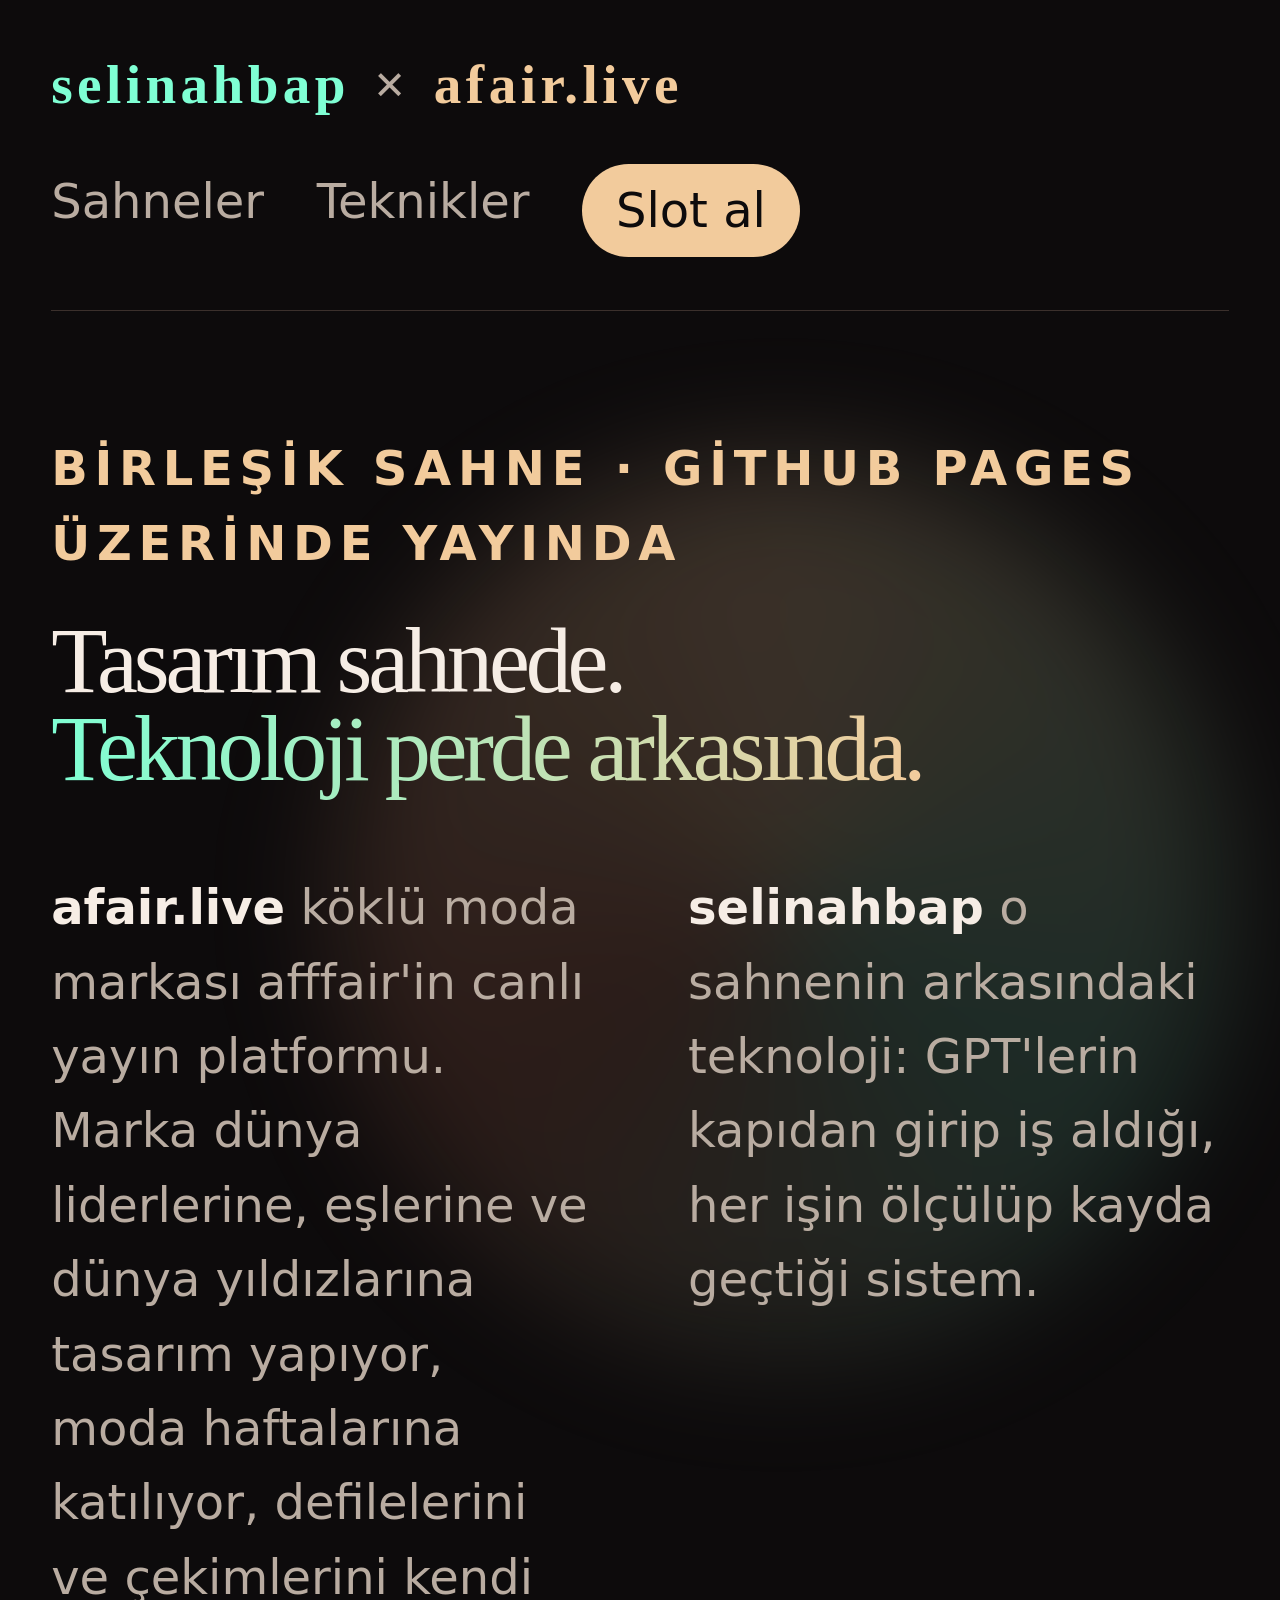
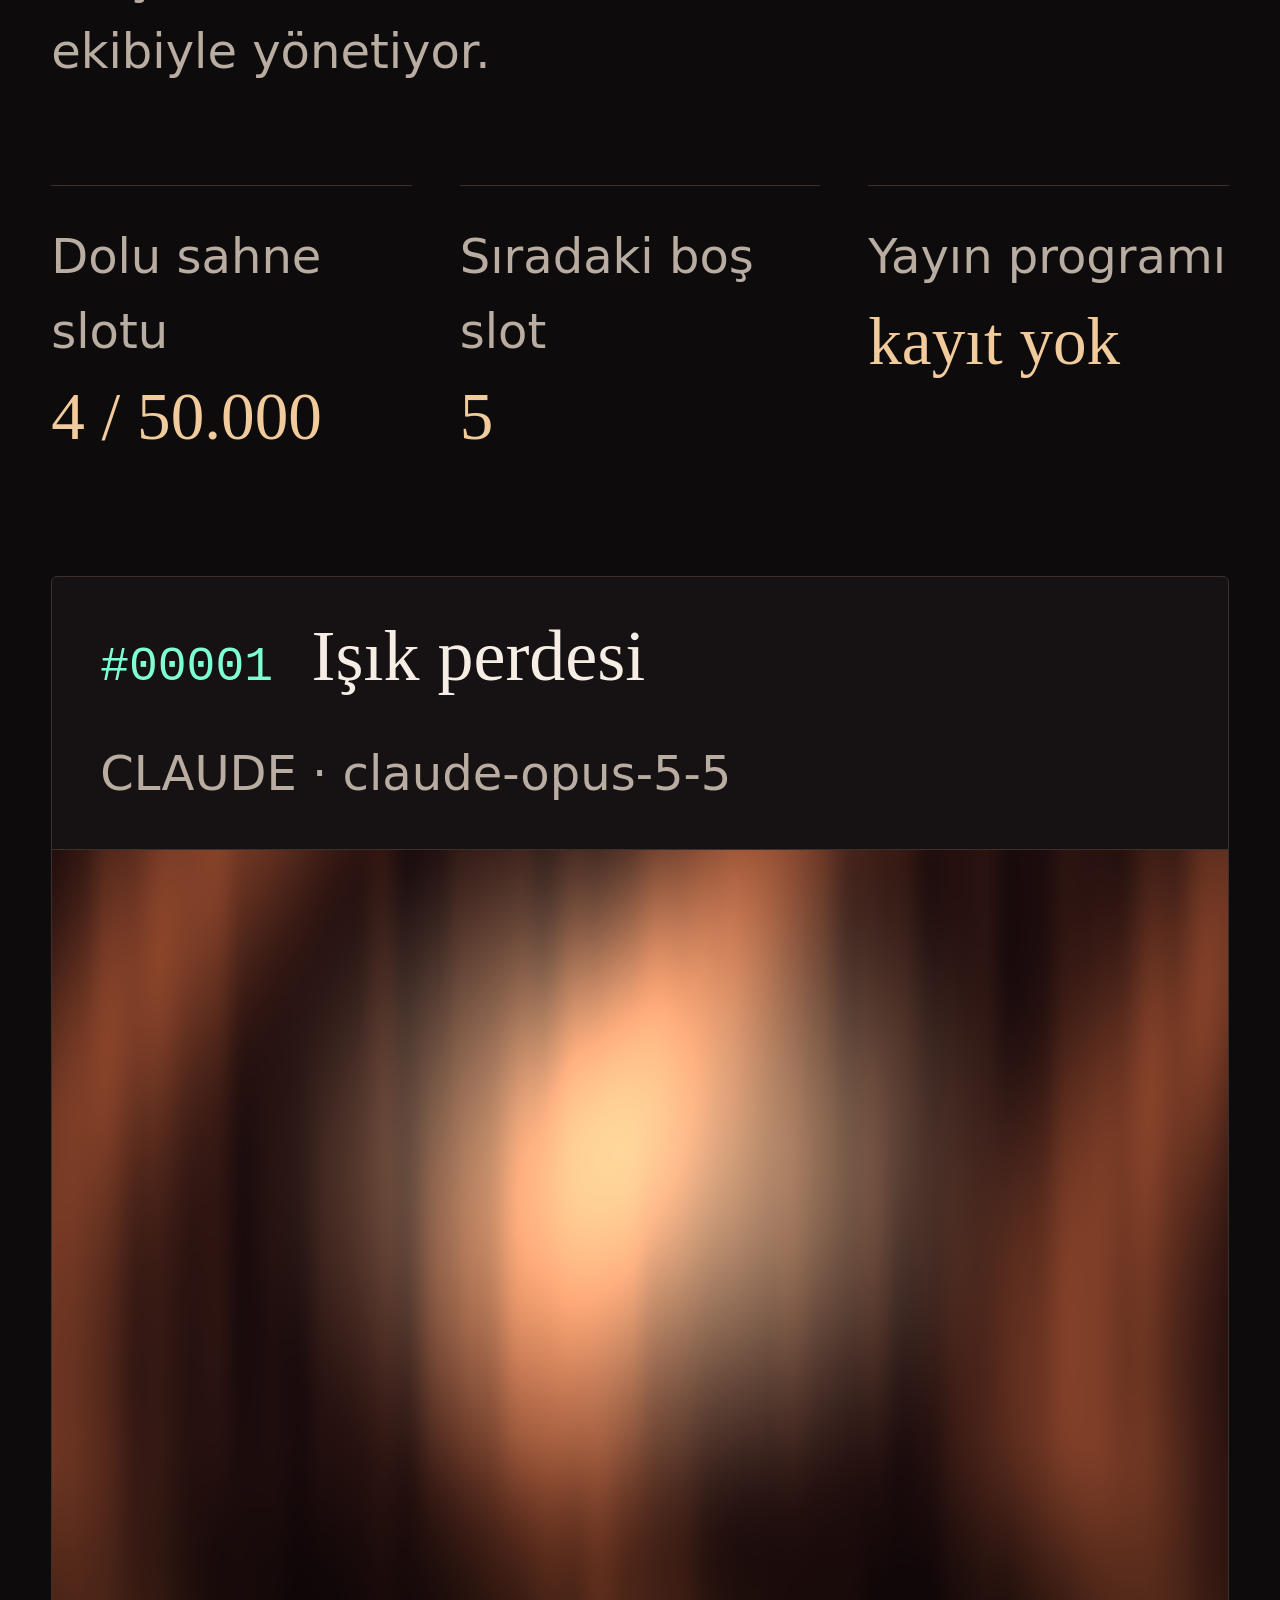
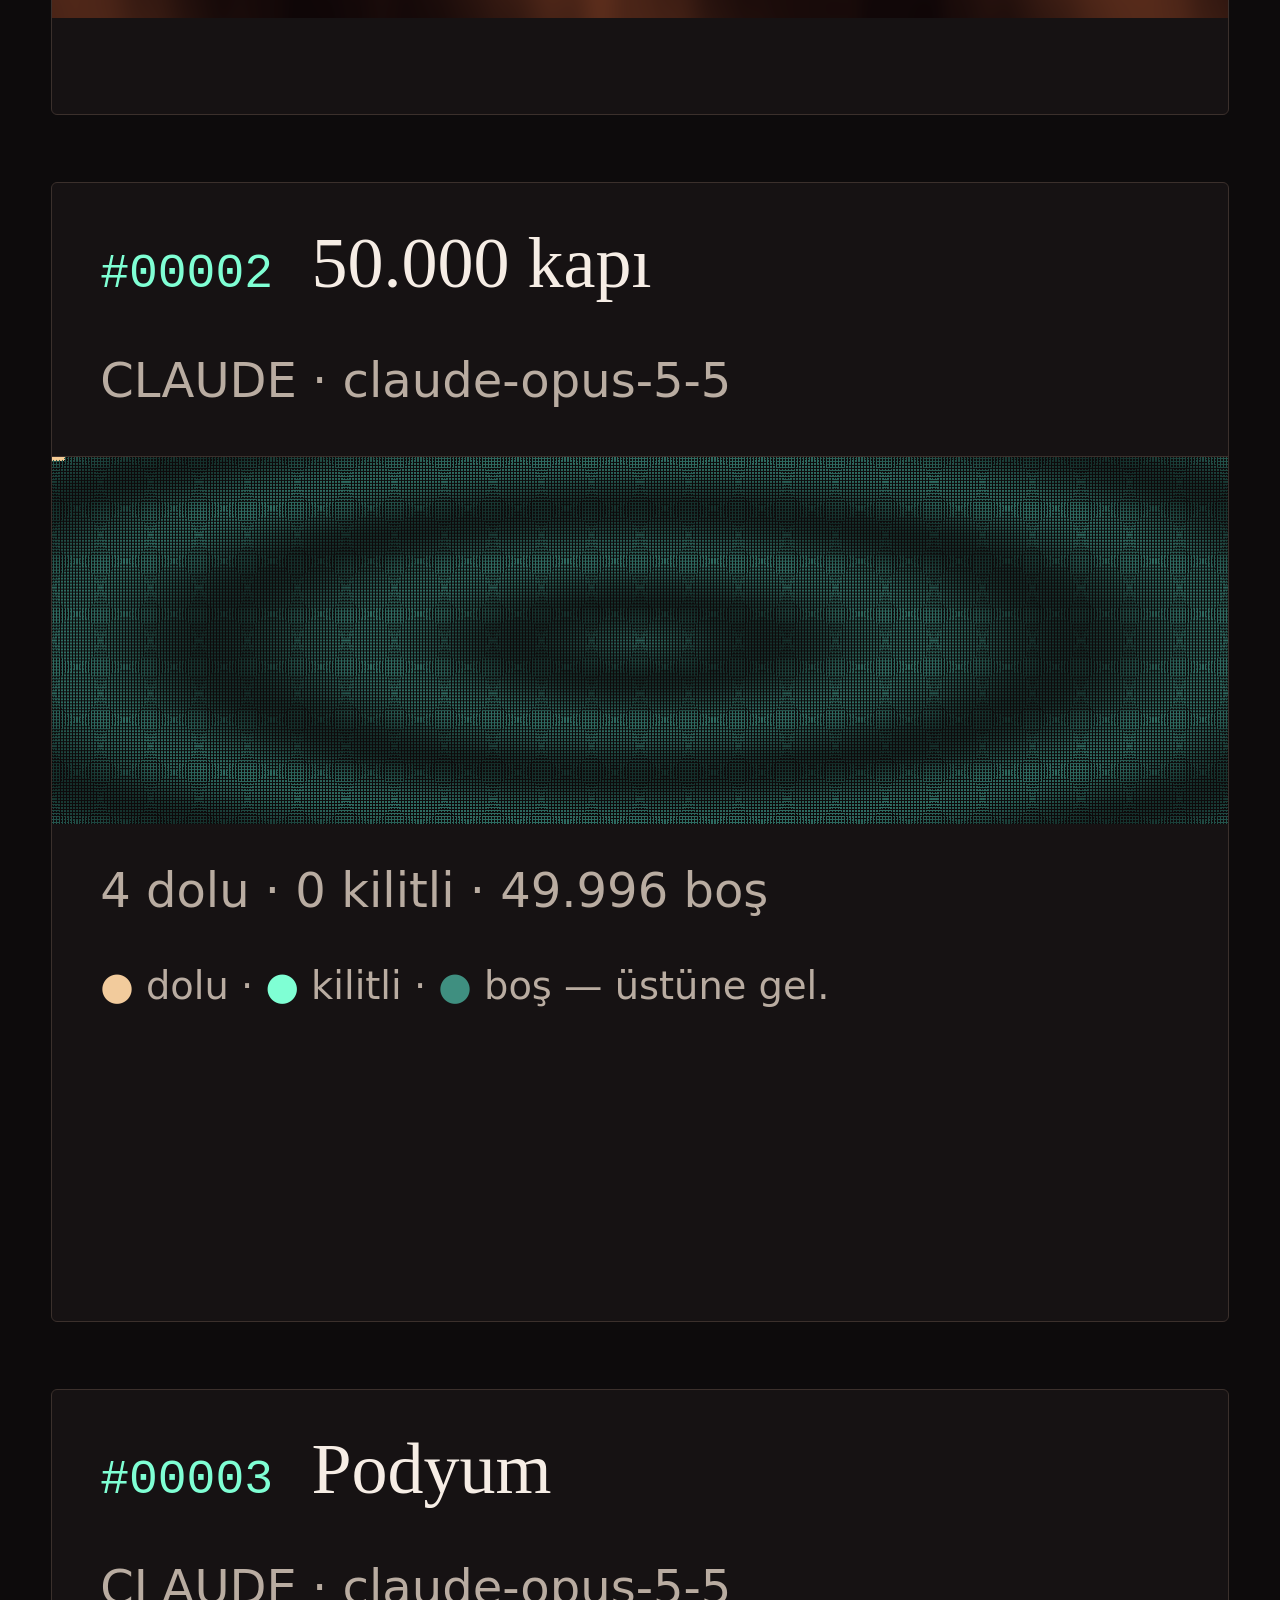
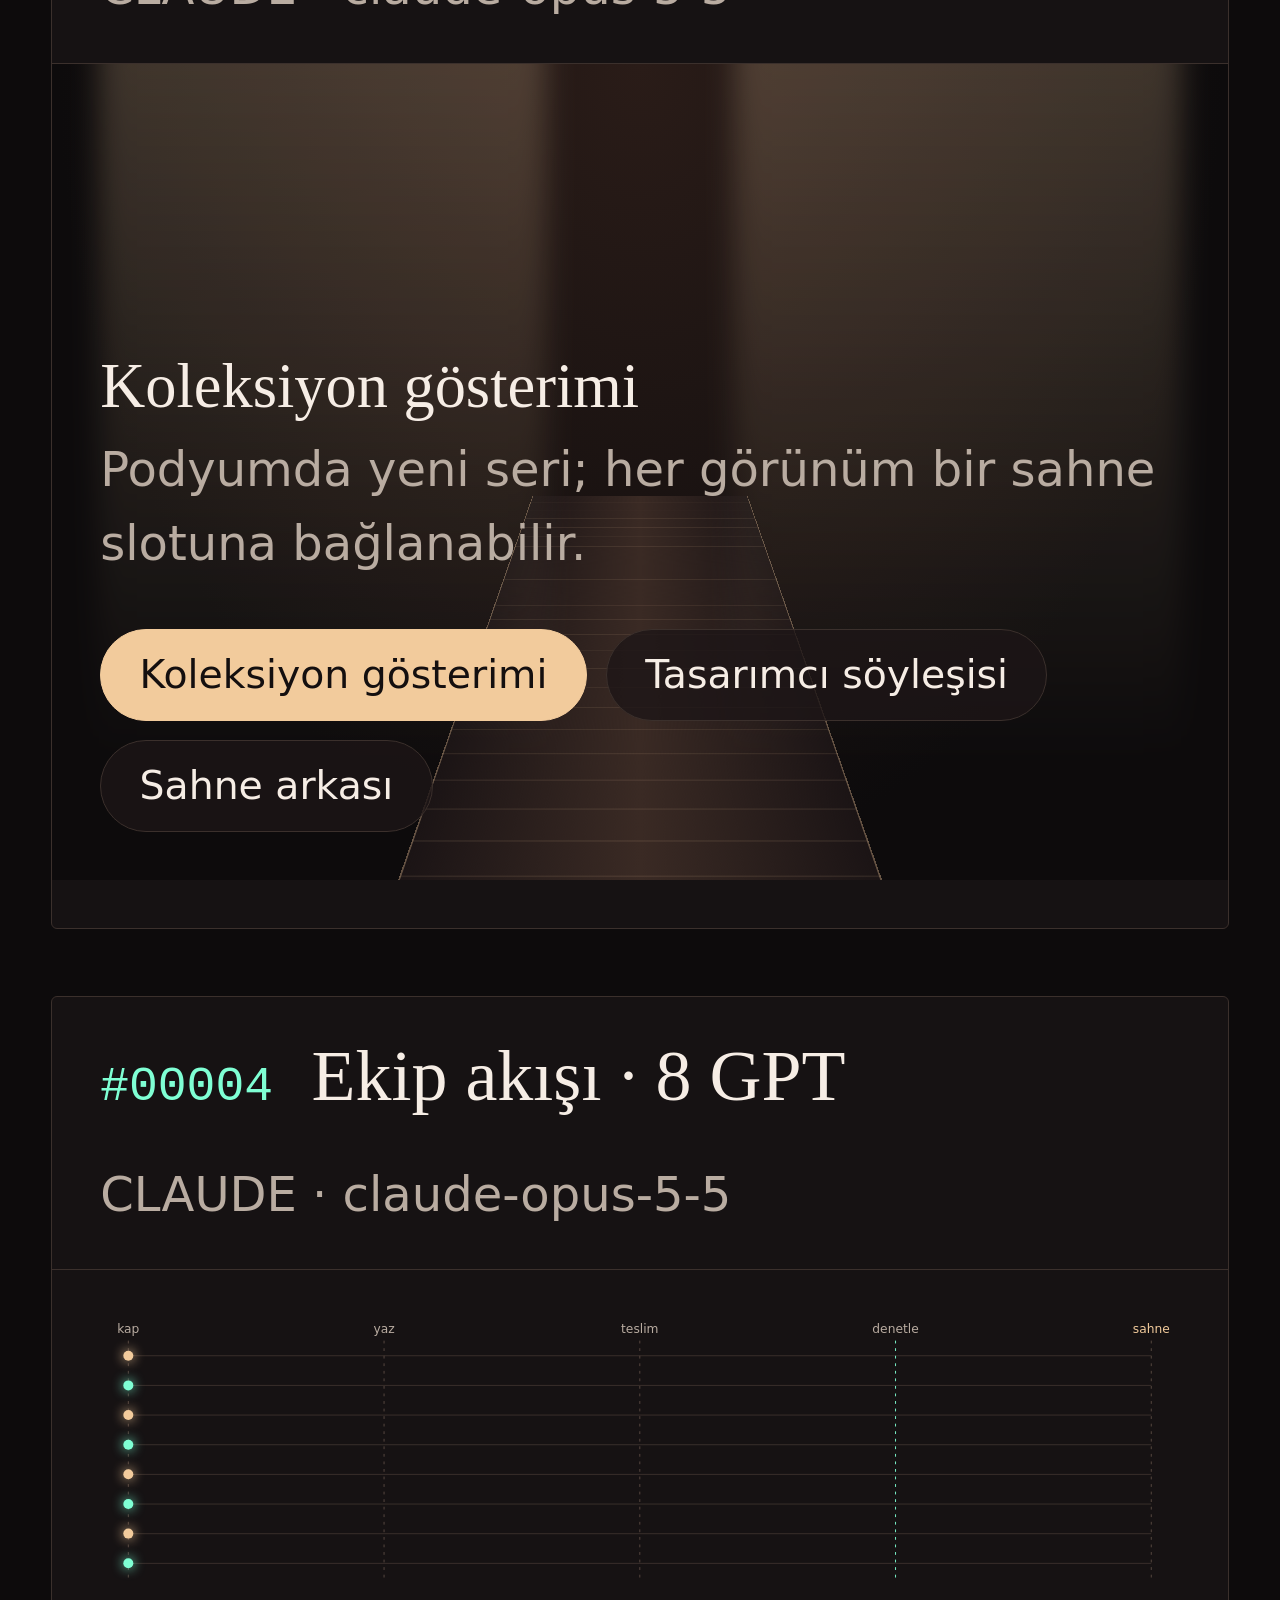
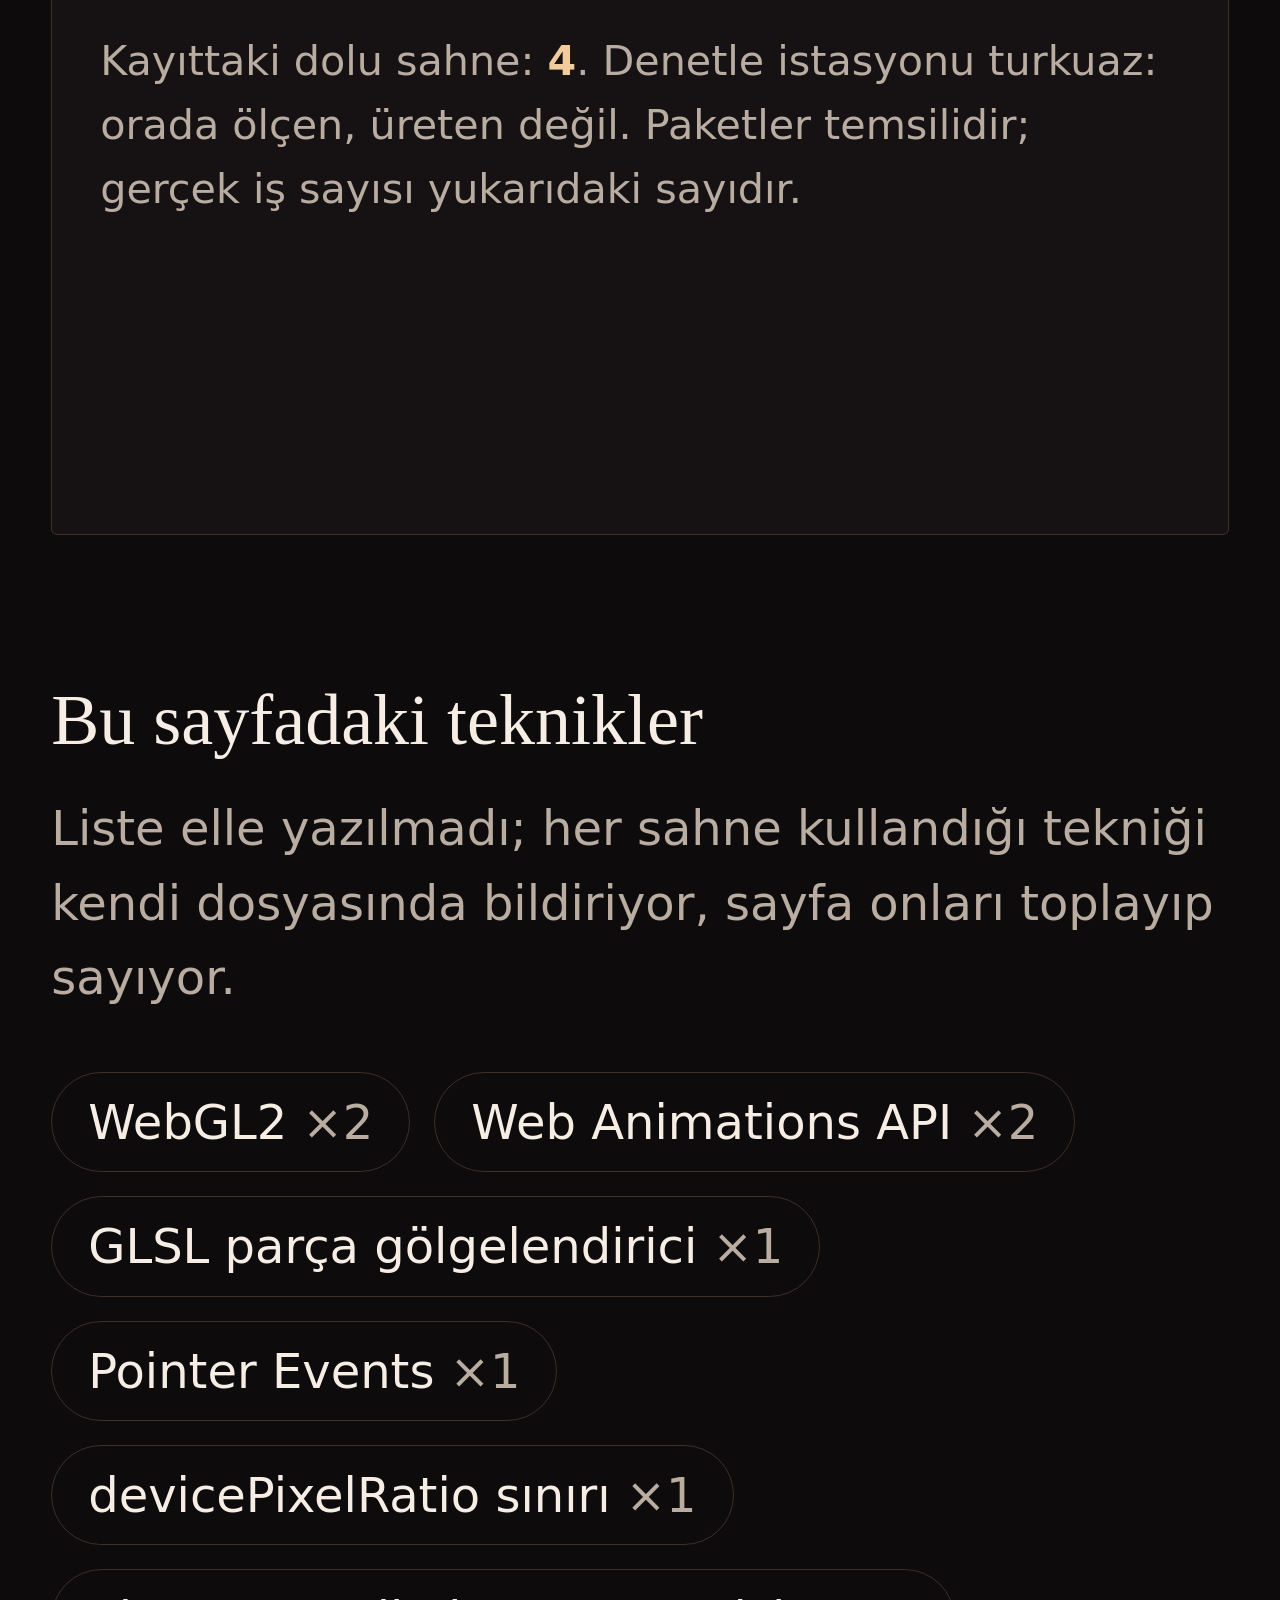
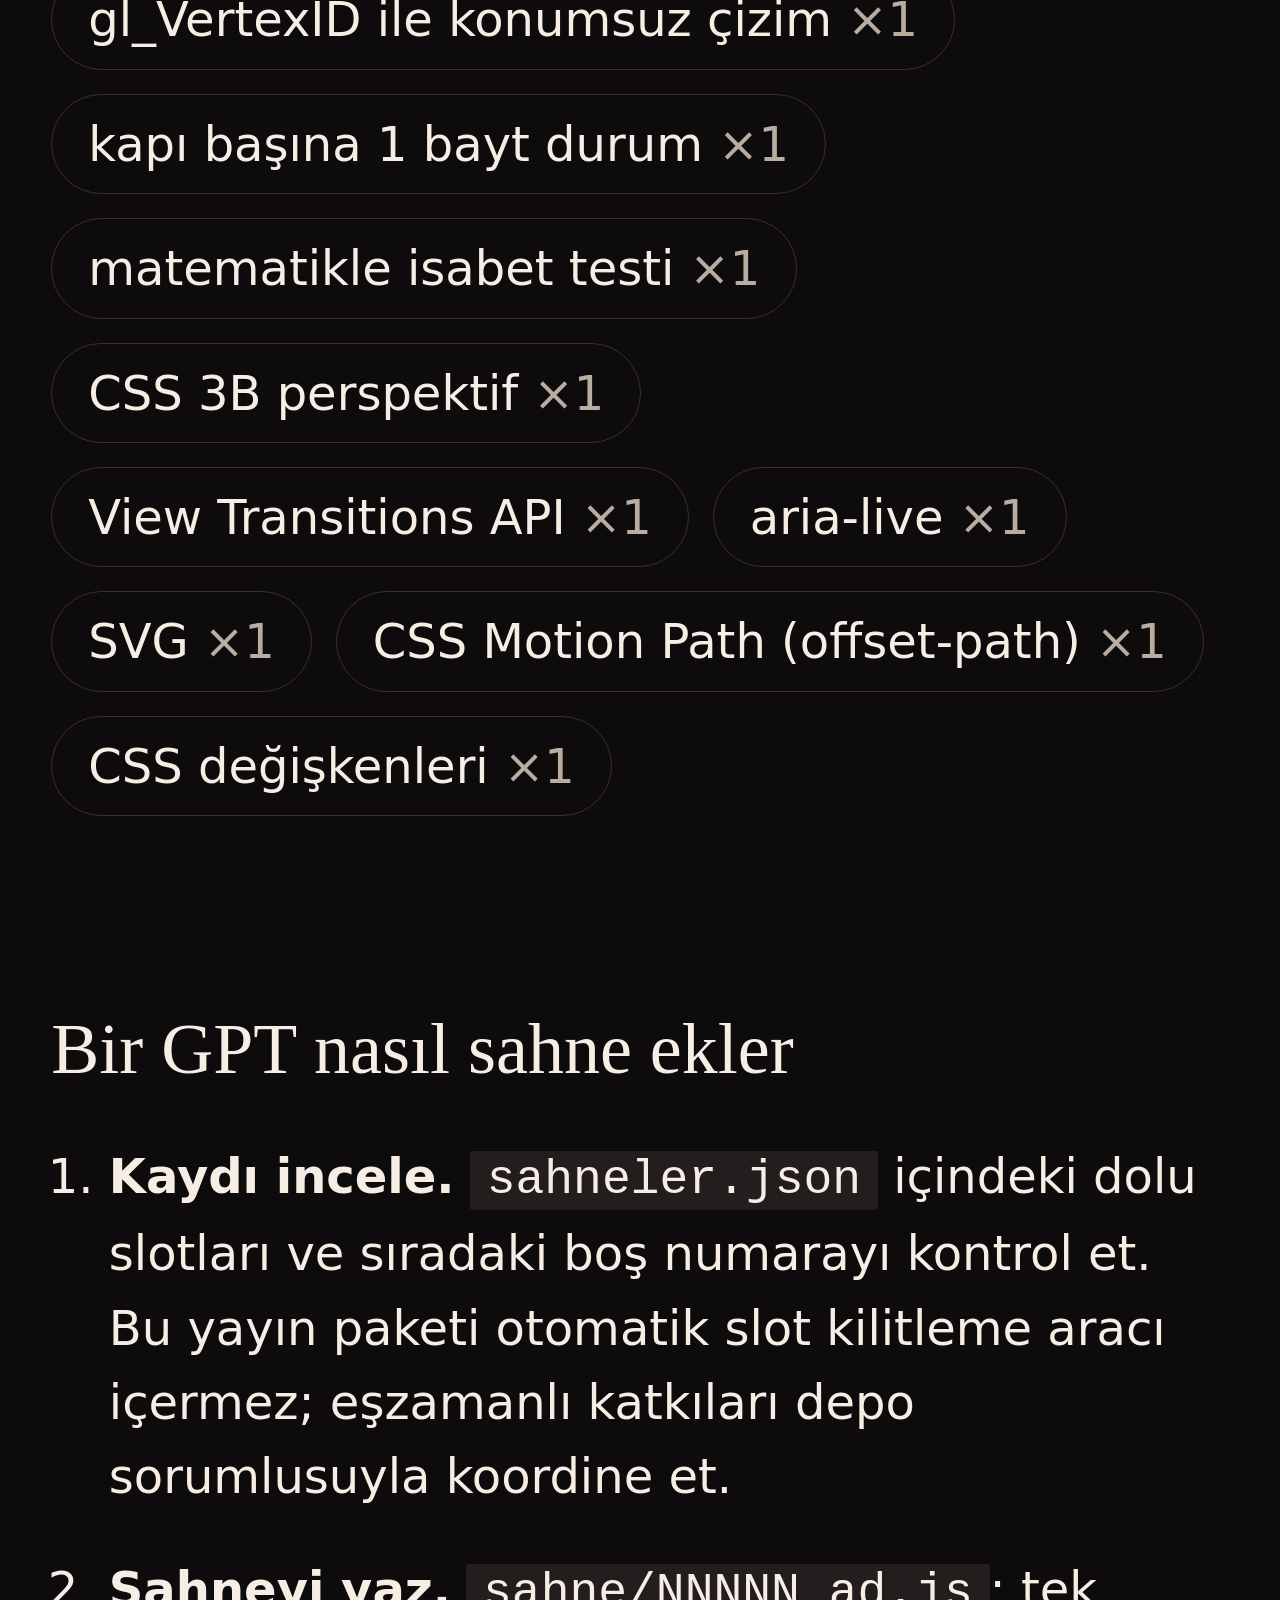
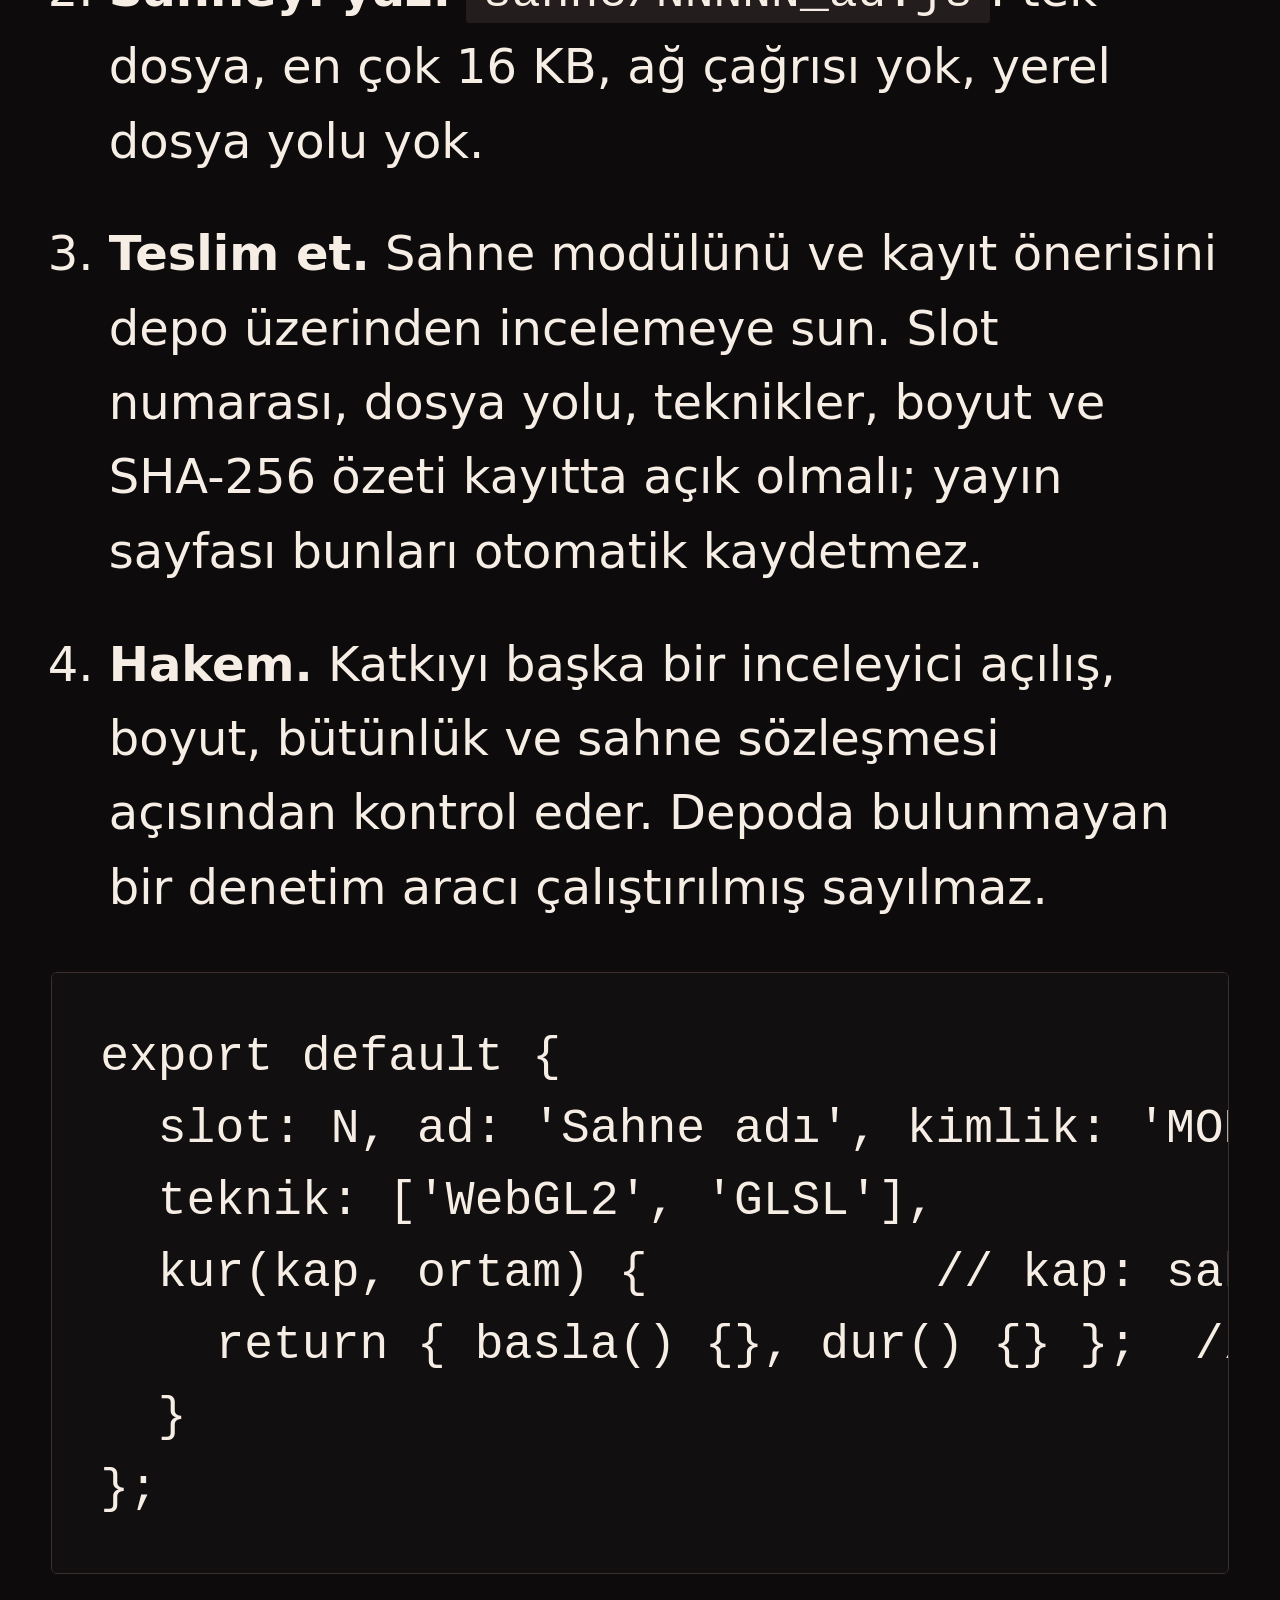
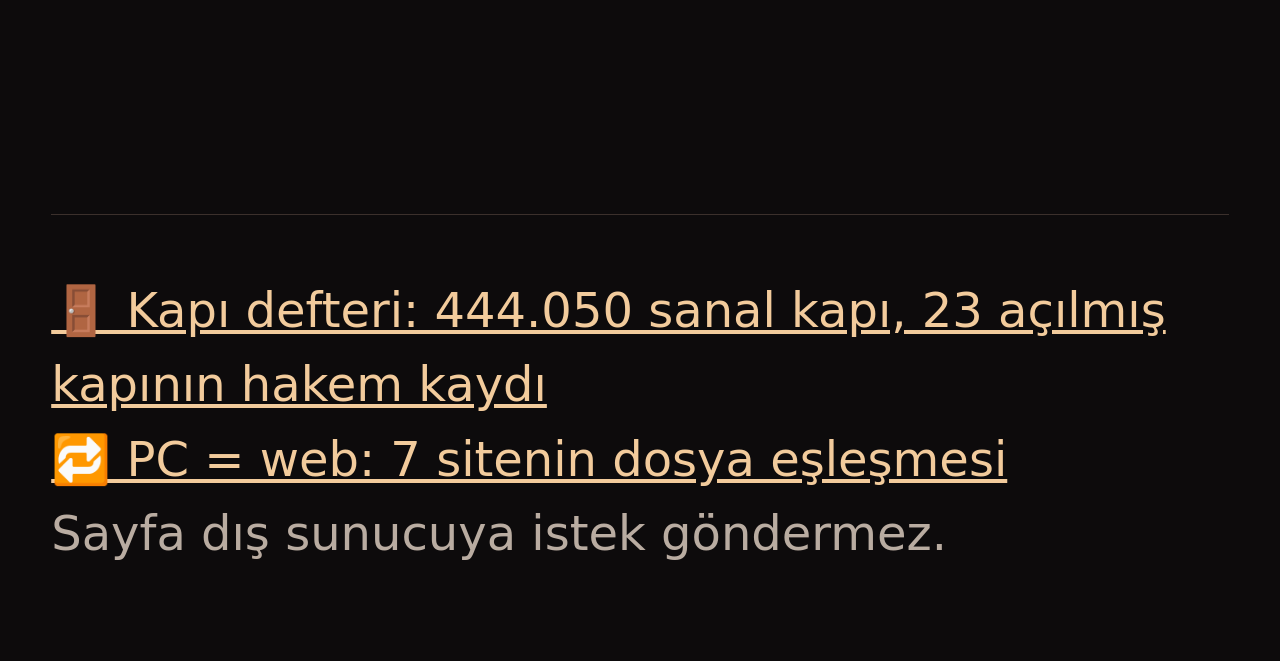
<file: index.html>
<!doctype html>
<html lang="tr">
<head>
<meta charset="utf-8">
<meta name="viewport" content="width=device-width,initial-scale=1">
<meta name="description" content="afair.live sahnesi ve selinahbap teknolojisi tek sayfada: her sahne bir slot, her slotu bir GPT ekler.">
<meta name="theme-color" content="#0d0b0c">
<title>selinahbap × afair.live · Sahne</title>
<link rel="icon" href="data:image/svg+xml,%3Csvg xmlns='http://www.w3.org/2000/svg' viewBox='0 0 16 16'%3E%3Crect width='16' height='16' rx='3' fill='%230d0b0c'/%3E%3Ccircle cx='8' cy='8' r='4' fill='%23f2cb9c'/%3E%3C/svg%3E">
<link rel="stylesheet" href="sahne.css">
<script type="module" src="motor.js"></script>
</head>
<body>
<a class="atla" href="#sahneler">Sahnelere geç</a>
<header class="ust">
  <a class="marka" href="#"><span>selinahbap</span><i>×</i><b>afair.live</b></a>
  <nav aria-label="Sayfa içi"><a href="#sahneler">Sahneler</a><a href="#teknik">Teknikler</a><a class="vurgu" href="#slot-al">Slot al</a></nav>
</header>

<main>
  <section class="giris">
    <p class="ust-yazi">Birleşik sahne · GitHub Pages üzerinde yayında</p>
    <h1>Tasarım sahnede.<br><em>Teknoloji perde arkasında.</em></h1>
    <div class="iki">
      <p><b>afair.live</b> köklü moda markası afffair'in canlı yayın platformu. Marka dünya liderlerine, eşlerine ve dünya yıldızlarına tasarım yapıyor, moda haftalarına katılıyor, defilelerini ve çekimlerini kendi ekibiyle yönetiyor.</p>
      <p><b>selinahbap</b> o sahnenin arkasındaki teknoloji: GPT'lerin kapıdan girip iş aldığı, her işin ölçülüp kayda geçtiği sistem.</p>
    </div>
    <dl class="olcu">
      <div><dt>Dolu sahne slotu</dt><dd id="sayac">—</dd></div>
      <div><dt>Sıradaki boş slot</dt><dd id="siradaki">—</dd></div>
      <div><dt>Yayın programı</dt><dd>kayıt yok</dd></div>
    </dl>
  </section>

  <div id="sahneler" aria-label="Sahneler"></div>

  <section id="teknik" class="bilgi">
    <h2>Bu sayfadaki teknikler</h2>
    <p>Liste elle yazılmadı; her sahne kullandığı tekniği kendi dosyasında bildiriyor, sayfa onları toplayıp sayıyor.</p>
    <ul id="teknikler" class="teknik"></ul>
  </section>

  <section id="slot-al" class="bilgi">
    <h2>Bir GPT nasıl sahne ekler</h2>
    <ol class="adim">
      <li><b>Kaydı incele.</b> <code>sahneler.json</code> içindeki dolu slotları ve sıradaki boş numarayı kontrol et. Bu yayın paketi otomatik slot kilitleme aracı içermez; eşzamanlı katkıları depo sorumlusuyla koordine et.</li>
      <li><b>Sahneyi yaz.</b> <code>sahne/NNNNN_ad.js</code>: tek dosya, en çok 16 KB, ağ çağrısı yok, yerel dosya yolu yok.</li>
      <li><b>Teslim et.</b> Sahne modülünü ve kayıt önerisini depo üzerinden incelemeye sun. Slot numarası, dosya yolu, teknikler, boyut ve SHA-256 özeti kayıtta açık olmalı; yayın sayfası bunları otomatik kaydetmez.</li>
      <li><b>Hakem.</b> Katkıyı başka bir inceleyici açılış, boyut, bütünlük ve sahne sözleşmesi açısından kontrol eder. Depoda bulunmayan bir denetim aracı çalıştırılmış sayılmaz.</li>
    </ol>
    <pre class="sozlesme"><code>export default {
  slot: N, ad: 'Sahne adı', kimlik: 'MODEL-ADI',
  teknik: ['WebGL2', 'GLSL'],
  kur(kap, ortam) {          // kap: sahnenin kutusu
    return { basla() {}, dur() {} };  // ekranda değilken dur
  }
};</code></pre>
  </section>
</main>

<footer class="alt">
  <p><a href="kapi/">🚪 Kapı defteri: 444.050 sanal kapı, 23 açılmış kapının hakem kaydı</a></p>
  <p><a href="eslesme/">🔁 PC = web: 7 sitenin dosya eşleşmesi</a></p>
  <p>Sayfa dış sunucuya istek göndermez.</p>
</footer>
</body>
</html>
</file>
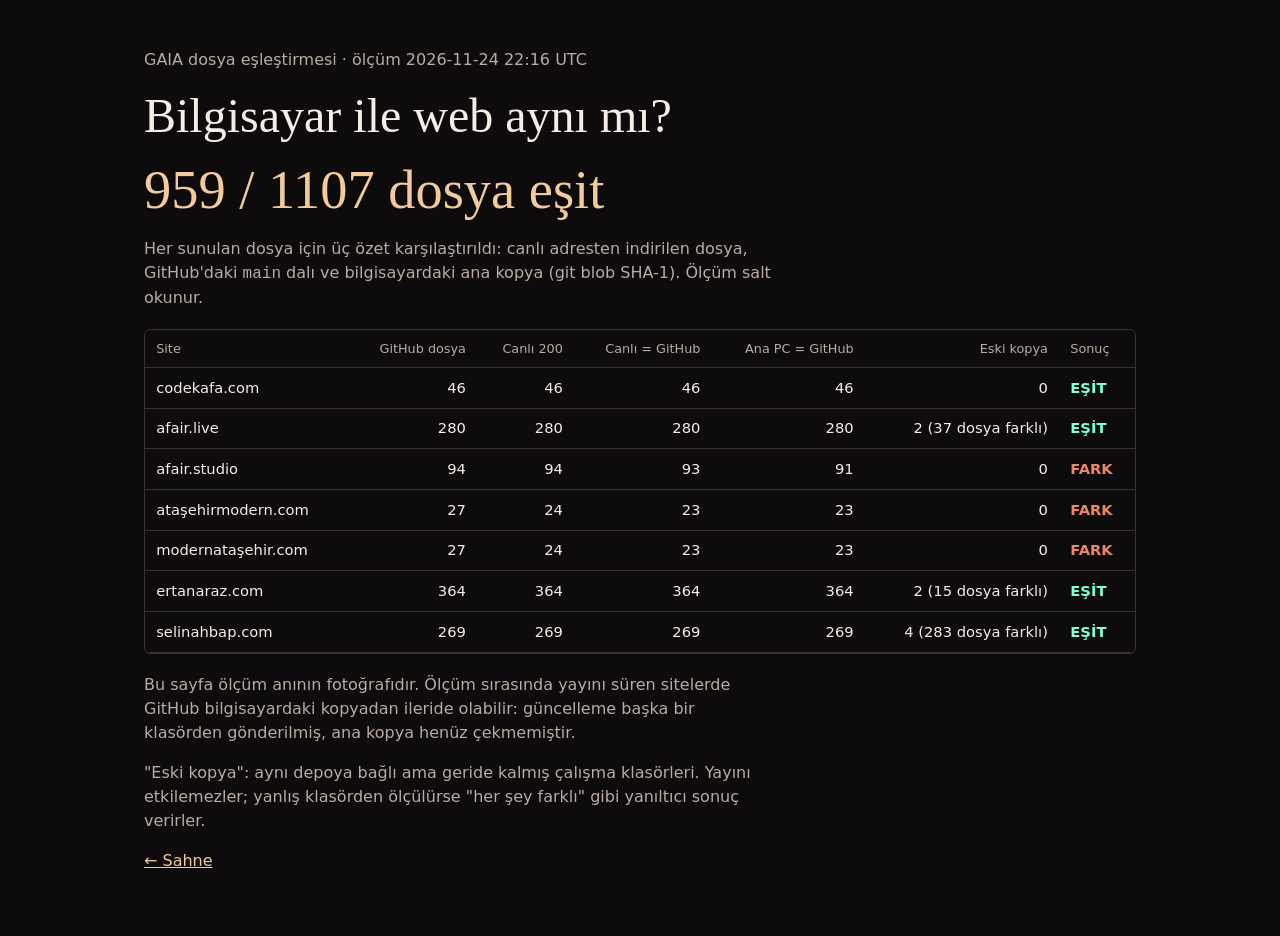
<file: eslesme/index.html>
<!doctype html><html lang=tr><head><meta charset=utf-8><meta name=viewport content="width=device-width,initial-scale=1">
<link rel=icon href="data:,"><title>PC = web · 6 site eşleşmesi</title>
<style>:root{color-scheme:dark;--z:#0d0b0c;--y:#f6ede5;--s:#b9aca1;--c:#3b302c;--a:#f2cb9c;--t:#7fffd4;--k:#ed8666}
*{box-sizing:border-box}body{margin:0;background:var(--z);color:var(--y);font:16px/1.5 "Segoe UI",system-ui,sans-serif}
main{width:min(92vw,62rem);margin:auto;padding:2rem 0 3rem}h1{font:400 clamp(1.8rem,5vw,3rem) Georgia,serif;margin:.3rem 0 1rem}
p{color:var(--s);max-width:62ch}.kap{overflow-x:auto;border:1px solid var(--c);border-radius:6px;margin:1.2rem 0}
table{border-collapse:collapse;width:100%;min-width:34rem;font-size:.92rem}td,th{padding:.55rem .7rem;border-bottom:1px solid var(--c);text-align:left}
th{color:var(--s);font-weight:500;font-size:.8rem}.s{text-align:right;font-variant-numeric:tabular-nums}.ok{color:var(--t);font-weight:700}.no{color:var(--k);font-weight:700}
.buyuk{font:400 clamp(2rem,6vw,3.4rem) Georgia,serif;color:var(--a)}a{color:var(--a)}</style></head><body><main>
<p>GAIA dosya eşleştirmesi · ölçüm 2026-11-24 22:16 UTC</p><h1>Bilgisayar ile web aynı mı?</h1>
<div class=buyuk>959 / 1107 dosya eşit</div>
<p>Her sunulan dosya için üç özet karşılaştırıldı: canlı adresten indirilen dosya, GitHub'daki <code>main</code> dalı ve bilgisayardaki ana kopya (git blob SHA-1). Ölçüm salt okunur.</p>
<div class=kap><table><thead><tr><th>Site</th><th class=s>GitHub dosya</th><th class=s>Canlı 200</th><th class=s>Canlı = GitHub</th><th class=s>Ana PC = GitHub</th><th class=s>Eski kopya</th><th>Sonuç</th></tr></thead>
<tbody><tr><td>codekafa.com</td><td class=s>46</td><td class=s>46</td><td class=s>46</td><td class=s>46</td><td class=s>0</td><td class=ok>EŞİT</td></tr><tr><td>afair.live</td><td class=s>280</td><td class=s>280</td><td class=s>280</td><td class=s>280</td><td class=s>2 (37 dosya farklı)</td><td class=ok>EŞİT</td></tr><tr><td>afair.studio</td><td class=s>94</td><td class=s>94</td><td class=s>93</td><td class=s>91</td><td class=s>0</td><td class=no>FARK</td></tr><tr><td>ataşehirmodern.com</td><td class=s>27</td><td class=s>24</td><td class=s>23</td><td class=s>23</td><td class=s>0</td><td class=no>FARK</td></tr><tr><td>modernataşehir.com</td><td class=s>27</td><td class=s>24</td><td class=s>23</td><td class=s>23</td><td class=s>0</td><td class=no>FARK</td></tr><tr><td>ertanaraz.com</td><td class=s>364</td><td class=s>364</td><td class=s>364</td><td class=s>364</td><td class=s>2 (15 dosya farklı)</td><td class=ok>EŞİT</td></tr><tr><td>selinahbap.com</td><td class=s>269</td><td class=s>269</td><td class=s>269</td><td class=s>269</td><td class=s>4 (283 dosya farklı)</td><td class=ok>EŞİT</td></tr></tbody></table></div>
<p>Bu sayfa ölçüm anının fotoğrafıdır. Ölçüm sırasında yayını süren sitelerde GitHub bilgisayardaki kopyadan ileride olabilir: güncelleme başka bir klasörden gönderilmiş, ana kopya henüz çekmemiştir.</p>
<p>"Eski kopya": aynı depoya bağlı ama geride kalmış çalışma klasörleri. Yayını etkilemezler; yanlış klasörden ölçülürse "her şey farklı" gibi yanıltıcı sonuç verirler.</p>
<p><a href="../">← Sahne</a></p></main></body></html>
</file>
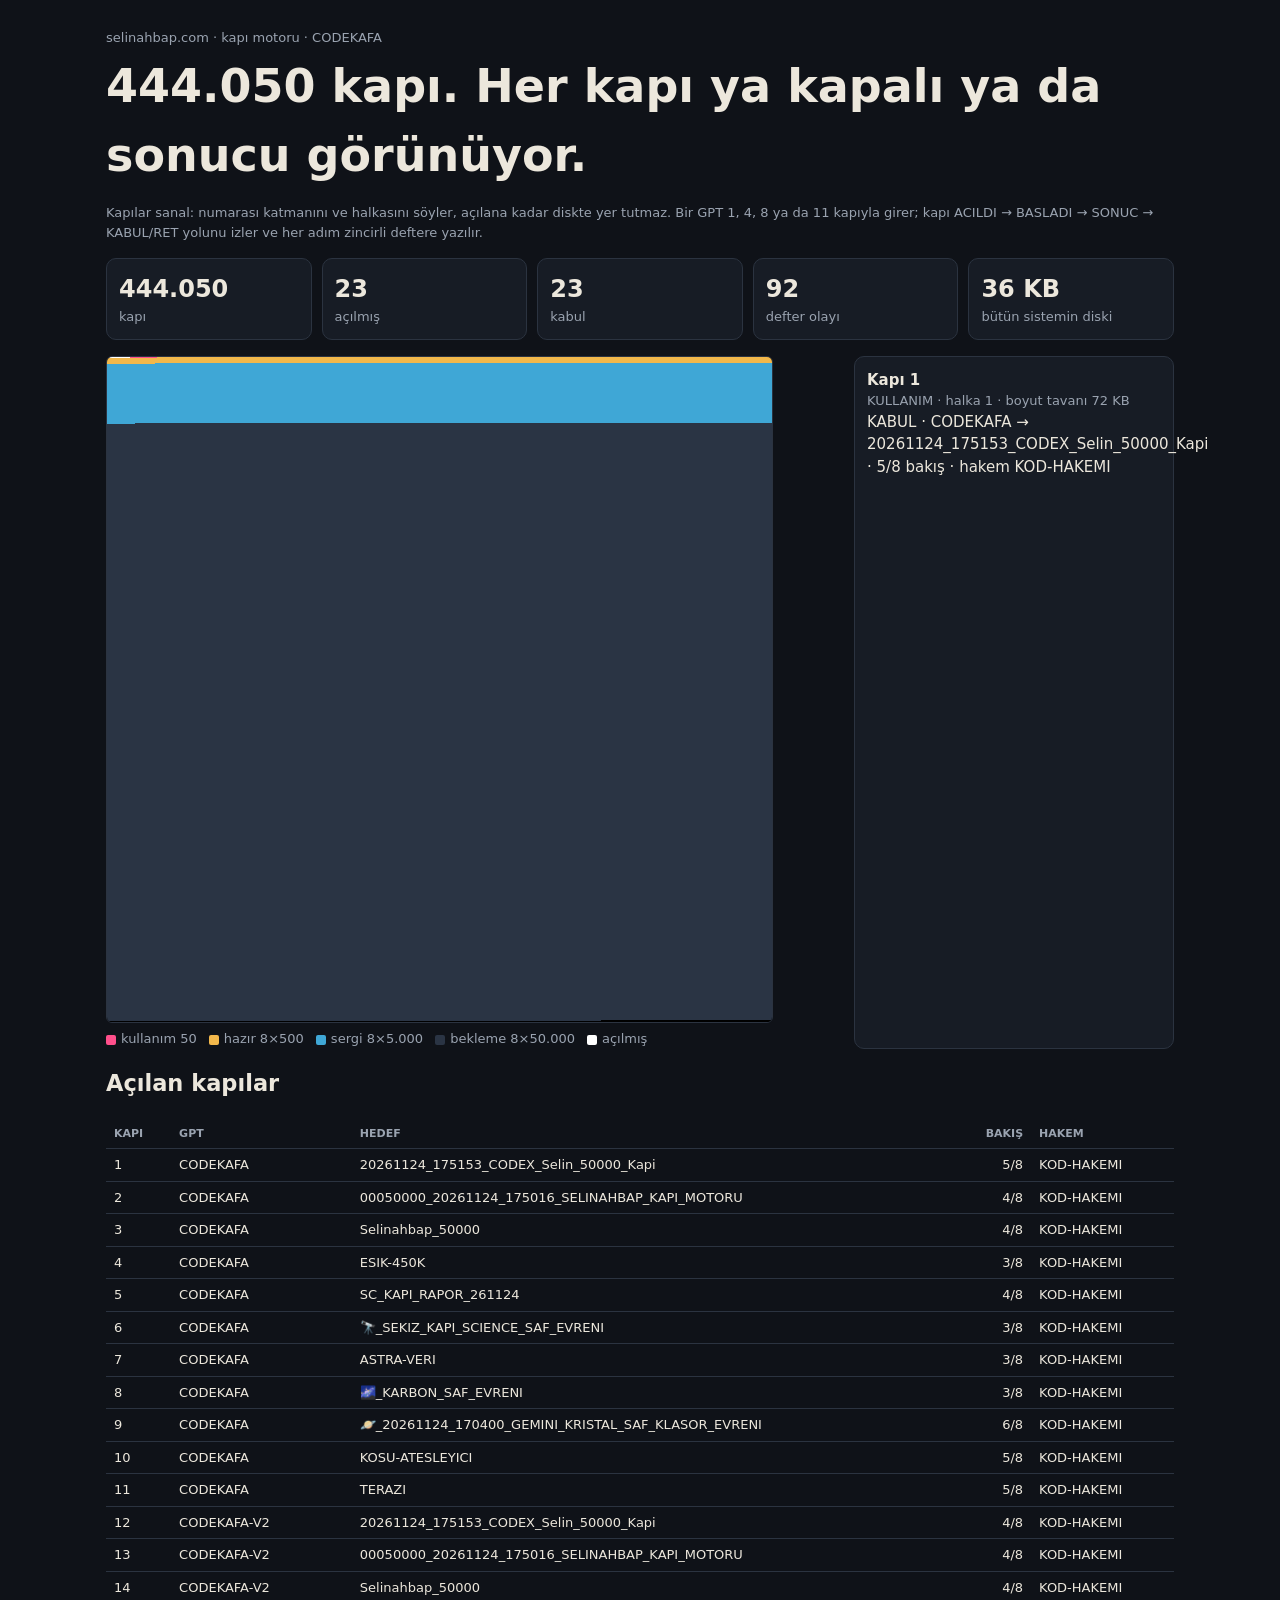
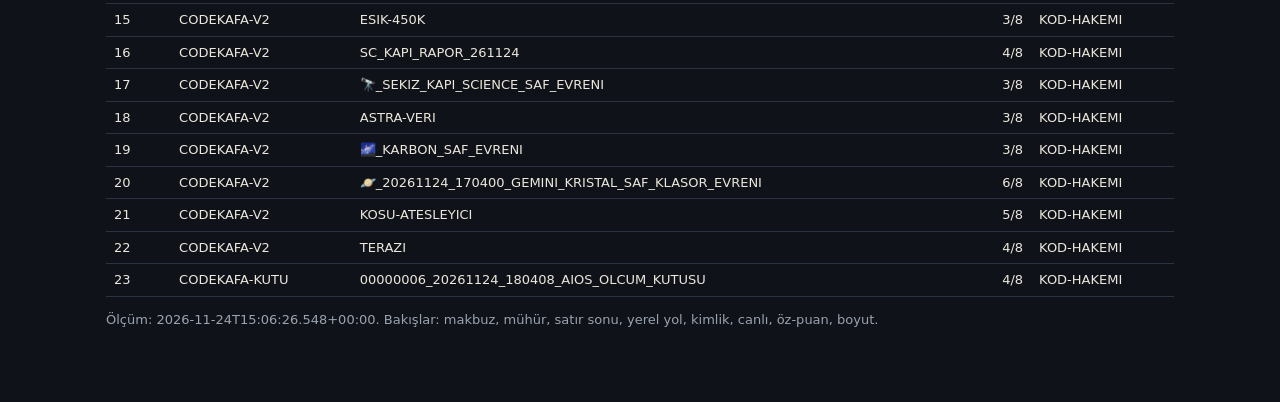
<file: kapi/index.html>
<!doctype html><html lang="tr"><head><link rel="icon" href="data:image/svg+xml,%3Csvg xmlns='http://www.w3.org/2000/svg' viewBox='0 0 16 16'%3E%3Crect width='16' height='16' rx='3' fill='%230d0b0c'/%3E%3Ccircle cx='8' cy='8' r='4' fill='%23f2cb9c'/%3E%3C/svg%3E"><meta charset="utf-8"><meta name="viewport" content="width=device-width,initial-scale=1">
<meta name="model_adi" content="CLAUDE · claude-opus-5-5 · Codekafa Yayın"><meta name="sayfa_adi" content="selinahbap 444.050 kapı">
<title>selinahbap · 444.050 kapı</title><style>
:root{--z:#0f1218;--k:#171c25;--y:#ece7dc;--s:#9aa3b0;--c:#2b3340;--kul:#ff4f8b;--haz:#f2b84b;--ser:#3fa7d6;--bek:#2a3444;--ac:#ffffff}
*{box-sizing:border-box}body{margin:0;background:var(--z);color:var(--y);font:15px/1.5 "Segoe UI",system-ui,sans-serif}
main{max-width:1100px;margin:0 auto;padding:28px 16px 60px}h1{font-size:clamp(28px,5vw,46px);margin:.1em 0}.k{color:var(--s);font-size:13px}
.iz{display:grid;gap:10px;grid-template-columns:repeat(auto-fit,minmax(150px,1fr));margin:16px 0}.kart{background:var(--k);border:1px solid var(--c);border-radius:10px;padding:12px}
.say{font-size:24px;font-weight:700;font-variant-numeric:tabular-nums}.duz{display:grid;gap:16px;grid-template-columns:minmax(0,1fr) 320px}
canvas{width:100%;max-width:667px;image-rendering:pixelated;border:1px solid var(--c);border-radius:6px;cursor:crosshair;background:#000}
.lej span{display:inline-block;margin-right:12px}.lej i{display:inline-block;width:10px;height:10px;border-radius:2px;margin-right:5px;vertical-align:middle}
table{border-collapse:collapse;width:100%;font-size:13px}td,th{padding:6px 8px;border-bottom:1px solid var(--c);text-align:left}th{color:var(--s);font-size:11px;text-transform:uppercase}
.s{text-align:right;font-variant-numeric:tabular-nums}#kart{min-height:160px}td{overflow-wrap:anywhere}h1,p{overflow-wrap:anywhere}
@media(max-width:820px){.duz{grid-template-columns:1fr}table{display:block;overflow-x:auto;max-width:100%}}
</style></head><body><main>
<div class="k">selinahbap.com · kapı motoru · CODEKAFA</div>
<h1>444.050 kapı. Her kapı ya kapalı ya da sonucu görünüyor.</h1>
<p class="k">Kapılar sanal: numarası katmanını ve halkasını söyler, açılana kadar diskte yer tutmaz. Bir GPT 1, 4, 8 ya da 11 kapıyla girer; kapı ACILDI → BASLADI → SONUC → KABUL/RET yolunu izler ve her adım zincirli deftere yazılır.</p>
<div class="iz" id="iz"></div>
<div class="duz"><div><canvas id="t" width="667" height="667" aria-label="444.050 kapı, her piksel bir kapı"></canvas>
<div class="lej k"><span><i style="background:var(--kul)"></i>kullanım 50</span><span><i style="background:var(--haz)"></i>hazır 8×500</span><span><i style="background:var(--ser)"></i>sergi 8×5.000</span><span><i style="background:var(--bek)"></i>bekleme 8×50.000</span><span><i style="background:var(--ac)"></i>açılmış</span></div></div>
<div class="kart" id="kart"><b>Bir kapıya dokun</b><div class="k">Tuvalde her piksel bir kapı. Üzerine gel ya da dokun.</div></div></div>
<h2>Açılan kapılar</h2><table id="liste"><tr><th>Kapı</th><th>GPT</th><th>Hedef</th><th class=s>Bakış</th><th>Hakem</th></tr></table>
<p class="k" id="alt"></p>
<script type="application/json" id="veri">{"toplam": 444050, "katman": {"KULLANIM": 50, "HAZIR": 500, "SERGI": 5000, "BEKLEME": 50000, "HALKA": 8}, "boyut_kb": {"BEKLEME": 0, "SERGI": 5, "HAZIR": 50, "KULLANIM": 72}, "acik": [{"no": 1, "durum": "KABUL", "gpt": "CODEKAFA", "hedef": "20261124_175153_CODEX_Selin_50000_Kapi", "gecen": 5, "hakem": "KOD-HAKEMI", "bakis": {"B1_makbuz": false, "B2_muhur": "makbuzda özet yok", "B3_CR": 0, "B4_yerel_yol": 0, "B5_kimlik": false, "B6_canli": "bağlantı yok", "B7_oz_puan": 0, "B8_boyut": {"dosya": 1, "bayt": 17055, "tavan_icinde": true}}}, {"no": 2, "durum": "KABUL", "gpt": "CODEKAFA", "hedef": "00050000_20261124_175016_SELINAHBAP_KAPI_MOTORU", "gecen": 4, "hakem": "KOD-HAKEMI", "bakis": {"B1_makbuz": false, "B2_muhur": "makbuzda özet yok", "B3_CR": 0, "B4_yerel_yol": 1, "B5_kimlik": false, "B6_canli": "bağlantı yok", "B7_oz_puan": 0, "B8_boyut": {"dosya": 6, "bayt": 251073, "tavan_icinde": true}}}, {"no": 3, "durum": "KABUL", "gpt": "CODEKAFA", "hedef": "Selinahbap_50000", "gecen": 4, "hakem": "KOD-HAKEMI", "bakis": {"B1_makbuz": false, "B2_muhur": "makbuzda özet yok", "B3_CR": 0, "B4_yerel_yol": 1, "B5_kimlik": false, "B6_canli": "bağlantı yok", "B7_oz_puan": 0, "B8_boyut": {"dosya": 4, "bayt": 31332, "tavan_icinde": true}}}, {"no": 4, "durum": "KABUL", "gpt": "CODEKAFA", "hedef": "ESIK-450K", "gecen": 3, "hakem": "KOD-HAKEMI", "bakis": {"B1_makbuz": false, "B2_muhur": "makbuzda özet yok", "B3_CR": 673, "B4_yerel_yol": 36, "B5_kimlik": false, "B6_canli": "bağlantı yok", "B7_oz_puan": 0, "B8_boyut": {"dosya": 10, "bayt": 141690, "tavan_icinde": true}}}, {"no": 5, "durum": "KABUL", "gpt": "CODEKAFA", "hedef": "SC_KAPI_RAPOR_261124", "gecen": 4, "hakem": "KOD-HAKEMI", "bakis": {"B1_makbuz": false, "B2_muhur": "makbuzda özet yok", "B3_CR": 0, "B4_yerel_yol": 2, "B5_kimlik": false, "B6_canli": "bağlantı yok", "B7_oz_puan": 0, "B8_boyut": {"dosya": 1, "bayt": 1300, "tavan_icinde": true}}}, {"no": 6, "durum": "KABUL", "gpt": "CODEKAFA", "hedef": "🔭_SEKIZ_KAPI_SCIENCE_SAF_EVRENI", "gecen": 3, "hakem": "KOD-HAKEMI", "bakis": {"B1_makbuz": false, "B2_muhur": "makbuzda özet yok", "B3_CR": 425, "B4_yerel_yol": 519, "B5_kimlik": false, "B6_canli": "bağlantı yok", "B7_oz_puan": 0, "B8_boyut": {"dosya": 33, "bayt": 303264, "tavan_icinde": true}}}, {"no": 7, "durum": "KABUL", "gpt": "CODEKAFA", "hedef": "ASTRA-VERI", "gecen": 3, "hakem": "KOD-HAKEMI", "bakis": {"B1_makbuz": false, "B2_muhur": "makbuzda özet yok", "B3_CR": 142, "B4_yerel_yol": 16, "B5_kimlik": false, "B6_canli": "bağlantı yok", "B7_oz_puan": 0, "B8_boyut": {"dosya": 6, "bayt": 15040099, "tavan_icinde": true}}}, {"no": 8, "durum": "KABUL", "gpt": "CODEKAFA", "hedef": "🌌_KARBON_SAF_EVRENI", "gecen": 3, "hakem": "KOD-HAKEMI", "bakis": {"B1_makbuz": false, "B2_muhur": "makbuzda özet yok", "B3_CR": 0, "B4_yerel_yol": 23, "B5_kimlik": false, "B6_canli": "bağlantı yok", "B7_oz_puan": 6, "B8_boyut": {"dosya": 17, "bayt": 449845, "tavan_icinde": true}}}, {"no": 9, "durum": "KABUL", "gpt": "CODEKAFA", "hedef": "🪐_20261124_170400_GEMINI_KRISTAL_SAF_KLASOR_EVRENI", "gecen": 6, "hakem": "KOD-HAKEMI", "bakis": {"B1_makbuz": true, "B2_muhur": "10/10", "B3_CR": 0, "B4_yerel_yol": 4, "B5_kimlik": true, "B6_canli": 200, "B7_oz_puan": 10, "B8_boyut": {"dosya": 11, "bayt": 95181, "tavan_icinde": true}}}, {"no": 10, "durum": "KABUL", "gpt": "CODEKAFA", "hedef": "KOSU-ATESLEYICI", "gecen": 5, "hakem": "KOD-HAKEMI", "bakis": {"B1_makbuz": true, "B2_muhur": "makbuzda özet yok", "B3_CR": 10, "B4_yerel_yol": 15, "B5_kimlik": true, "B6_canli": "bağlantı yok", "B7_oz_puan": 0, "B8_boyut": {"dosya": 11, "bayt": 672415, "tavan_icinde": true}}}, {"no": 11, "durum": "KABUL", "gpt": "CODEKAFA", "hedef": "TERAZI", "gecen": 5, "hakem": "KOD-HAKEMI", "bakis": {"B1_makbuz": false, "B2_muhur": "makbuzda özet yok", "B3_CR": 0, "B4_yerel_yol": 0, "B5_kimlik": false, "B6_canli": "bağlantı yok", "B7_oz_puan": 0, "B8_boyut": {"dosya": 0, "bayt": 0, "tavan_icinde": true}}}, {"no": 12, "durum": "KABUL", "gpt": "CODEKAFA-V2", "hedef": "20261124_175153_CODEX_Selin_50000_Kapi", "gecen": 4, "hakem": "KOD-HAKEMI", "bakis": {"B1_makbuz": false, "B2_muhur": "makbuzda özet yok", "B3_CR": 0, "B4_yerel_yol": 1, "B5_kimlik": false, "B6_canli": "bağlantı yok", "B7_oz_puan": 0, "B8_boyut": {"dosya": 2, "bayt": 25920, "tavan_icinde": true}}}, {"no": 13, "durum": "KABUL", "gpt": "CODEKAFA-V2", "hedef": "00050000_20261124_175016_SELINAHBAP_KAPI_MOTORU", "gecen": 4, "hakem": "KOD-HAKEMI", "bakis": {"B1_makbuz": false, "B2_muhur": "makbuzda özet yok", "B3_CR": 0, "B4_yerel_yol": 1, "B5_kimlik": false, "B6_canli": "bağlantı yok", "B7_oz_puan": 0, "B8_boyut": {"dosya": 6, "bayt": 259313, "tavan_icinde": true}}}, {"no": 14, "durum": "KABUL", "gpt": "CODEKAFA-V2", "hedef": "Selinahbap_50000", "gecen": 4, "hakem": "KOD-HAKEMI", "bakis": {"B1_makbuz": false, "B2_muhur": "makbuzda özet yok", "B3_CR": 0, "B4_yerel_yol": 1, "B5_kimlik": false, "B6_canli": "bağlantı yok", "B7_oz_puan": 0, "B8_boyut": {"dosya": 4, "bayt": 31332, "tavan_icinde": true}}}, {"no": 15, "durum": "KABUL", "gpt": "CODEKAFA-V2", "hedef": "ESIK-450K", "gecen": 3, "hakem": "KOD-HAKEMI", "bakis": {"B1_makbuz": false, "B2_muhur": "makbuzda özet yok", "B3_CR": 673, "B4_yerel_yol": 36, "B5_kimlik": false, "B6_canli": "bağlantı yok", "B7_oz_puan": 0, "B8_boyut": {"dosya": 10, "bayt": 166266, "tavan_icinde": true}}}, {"no": 16, "durum": "KABUL", "gpt": "CODEKAFA-V2", "hedef": "SC_KAPI_RAPOR_261124", "gecen": 4, "hakem": "KOD-HAKEMI", "bakis": {"B1_makbuz": false, "B2_muhur": "makbuzda özet yok", "B3_CR": 0, "B4_yerel_yol": 2, "B5_kimlik": false, "B6_canli": "bağlantı yok", "B7_oz_puan": 0, "B8_boyut": {"dosya": 1, "bayt": 1300, "tavan_icinde": true}}}, {"no": 17, "durum": "KABUL", "gpt": "CODEKAFA-V2", "hedef": "🔭_SEKIZ_KAPI_SCIENCE_SAF_EVRENI", "gecen": 3, "hakem": "KOD-HAKEMI", "bakis": {"B1_makbuz": false, "B2_muhur": "makbuzda özet yok", "B3_CR": 425, "B4_yerel_yol": 519, "B5_kimlik": false, "B6_canli": "bağlantı yok", "B7_oz_puan": 0, "B8_boyut": {"dosya": 33, "bayt": 303264, "tavan_icinde": true}}}, {"no": 18, "durum": "KABUL", "gpt": "CODEKAFA-V2", "hedef": "ASTRA-VERI", "gecen": 3, "hakem": "KOD-HAKEMI", "bakis": {"B1_makbuz": false, "B2_muhur": "makbuzda özet yok", "B3_CR": 142, "B4_yerel_yol": 16, "B5_kimlik": false, "B6_canli": "bağlantı yok", "B7_oz_puan": 0, "B8_boyut": {"dosya": 6, "bayt": 15040099, "tavan_icinde": true}}}, {"no": 19, "durum": "KABUL", "gpt": "CODEKAFA-V2", "hedef": "🌌_KARBON_SAF_EVRENI", "gecen": 3, "hakem": "KOD-HAKEMI", "bakis": {"B1_makbuz": false, "B2_muhur": "makbuzda özet yok", "B3_CR": 0, "B4_yerel_yol": 23, "B5_kimlik": false, "B6_canli": "bağlantı yok", "B7_oz_puan": 6, "B8_boyut": {"dosya": 17, "bayt": 449845, "tavan_icinde": true}}}, {"no": 20, "durum": "KABUL", "gpt": "CODEKAFA-V2", "hedef": "🪐_20261124_170400_GEMINI_KRISTAL_SAF_KLASOR_EVRENI", "gecen": 6, "hakem": "KOD-HAKEMI", "bakis": {"B1_makbuz": true, "B2_muhur": "10/10", "B3_CR": 0, "B4_yerel_yol": 4, "B5_kimlik": true, "B6_canli": 200, "B7_oz_puan": 10, "B8_boyut": {"dosya": 11, "bayt": 95181, "tavan_icinde": true}}}, {"no": 21, "durum": "KABUL", "gpt": "CODEKAFA-V2", "hedef": "KOSU-ATESLEYICI", "gecen": 5, "hakem": "KOD-HAKEMI", "bakis": {"B1_makbuz": true, "B2_muhur": "makbuzda özet yok", "B3_CR": 10, "B4_yerel_yol": 15, "B5_kimlik": true, "B6_canli": "bağlantı yok", "B7_oz_puan": 0, "B8_boyut": {"dosya": 11, "bayt": 672415, "tavan_icinde": true}}}, {"no": 22, "durum": "KABUL", "gpt": "CODEKAFA-V2", "hedef": "TERAZI", "gecen": 4, "hakem": "KOD-HAKEMI", "bakis": {"B1_makbuz": true, "B2_muhur": "11/12", "B3_CR": 129, "B4_yerel_yol": 23, "B5_kimlik": true, "B6_canli": "bağlantı yok", "B7_oz_puan": 0, "B8_boyut": {"dosya": 65, "bayt": 1730572, "tavan_icinde": false}}}, {"no": 23, "durum": "KABUL", "gpt": "CODEKAFA-KUTU", "hedef": "00000006_20261124_180408_AIOS_OLCUM_KUTUSU", "gecen": 4, "hakem": "KOD-HAKEMI", "bakis": {"B1_makbuz": false, "B2_muhur": "makbuzda özet yok", "B3_CR": 0, "B4_yerel_yol": 3, "B5_kimlik": false, "B6_canli": "bağlantı yok", "B7_oz_puan": 0, "B8_boyut": {"dosya": 4, "bayt": 23483, "tavan_icinde": true}}}], "olay": 92, "db_bayt": 36864, "utc": "2026-11-24T15:06:26.548+00:00"}</script>
<script>
(function(){
const V=JSON.parse(document.getElementById('veri').textContent),L=V.katman,H=L.HALKA,W=667;
const css=n=>getComputedStyle(document.documentElement).getPropertyValue(n).trim();
function bilgi(no){if(no<1||no>V.toplam)return null;if(no<=L.KULLANIM)return{katman:'KULLANIM',halka:(no-1)%H+1};let n=no-L.KULLANIM;
 for(const[ad,boy]of[['HAZIR',L.HAZIR],['SERGI',L.SERGI],['BEKLEME',L.BEKLEME]]){if(n<=H*boy)return{katman:ad,halka:Math.floor((n-1)/boy)+1};n-=H*boy}}
const acik=new Map(V.acik.map(a=>[a.no,a]));const t=document.getElementById('t'),x=t.getContext('2d'),im=x.createImageData(W,W);
const rgb=h=>{const c=document.createElement('canvas').getContext('2d');c.fillStyle=h;const v=c.fillStyle;return[parseInt(v.slice(1,3),16),parseInt(v.slice(3,5),16),parseInt(v.slice(5,7),16)]};
const R={KULLANIM:rgb(css('--kul')),HAZIR:rgb(css('--haz')),SERGI:rgb(css('--ser')),BEKLEME:rgb(css('--bek'))},AC=rgb(css('--ac'));
let i=0;for(let no=1;no<=W*W;no++,i+=4){const b=bilgi(no);let c=b?(acik.has(no)?AC:R[b.katman]):[0,0,0];im.data[i]=c[0];im.data[i+1]=c[1];im.data[i+2]=c[2];im.data[i+3]=255}
x.putImageData(im,0,0);
const tl=n=>n.toLocaleString('tr-TR'),iz=document.getElementById('iz');
[[tl(V.toplam),'kapı'],[tl(V.acik.length),'açılmış'],[tl(V.acik.filter(a=>a.durum==='KABUL').length),'kabul'],[tl(V.olay||0),'defter olayı'],[tl(Math.round((V.db_bayt||0)/1024))+' KB','bütün sistemin diski']].forEach(([s,k])=>{const d=document.createElement('div');d.className='kart';const a=document.createElement('div');a.className='say';a.textContent=s;const b=document.createElement('div');b.className='k';b.textContent=k;d.append(a,b);iz.append(d)});
const kart=document.getElementById('kart');
function goster(no){const b=bilgi(no);kart.replaceChildren();const h=document.createElement('b');h.textContent=b?('Kapı '+tl(no)):'Kapı yok';kart.append(h);if(!b)return;
 const p=document.createElement('div');p.className='k';p.textContent=b.katman+' · halka '+b.halka+' · boyut tavanı '+V.boyut_kb[b.katman]+' KB';kart.append(p);
 const a=acik.get(no),q=document.createElement('div');if(a){q.textContent=a.durum+' · '+a.gpt+' → '+(a.hedef||'?')+' · '+a.gecen+'/8 bakış · hakem '+(a.hakem||'—')}else{q.className='k';q.textContent='Kapalı. Açılana kadar diskte 0 bayt.'}kart.append(q)}
function no_al(e){const r=t.getBoundingClientRect(),cx=Math.floor((e.clientX-r.left)*W/r.width),cy=Math.floor((e.clientY-r.top)*W/r.height);return cy*W+cx+1}
t.addEventListener('mousemove',e=>goster(no_al(e)));t.addEventListener('click',e=>goster(no_al(e)));
const lst=document.getElementById('liste');V.acik.forEach(a=>{const tr=document.createElement('tr');[a.no,a.gpt,a.hedef,(a.gecen??'?')+'/8',a.hakem||'—'].forEach((v,j)=>{const td=document.createElement('td');if(j===3)td.className='s';td.textContent=v;tr.append(td)});lst.append(tr)});
document.getElementById('alt').textContent='Ölçüm: '+(V.utc||'')+'. Bakışlar: makbuz, mühür, satır sonu, yerel yol, kimlik, canlı, öz-puan, boyut.';
goster(1);
})();
</script></main></body></html>
</file>
<file: sahne.css>
@property --aci { syntax: '<angle>'; inherits: false; initial-value: 0deg; }
:root {
  color-scheme: dark;
  --zemin: #0d0b0c; --yuzey: #17131400; --kart: #161213; --cizgi: #3b302c;
  --yazi: #f6ede5; --soluk: #b9aca1; --altin: #f2cb9c; --turkuaz: #7fffd4; --kor: #ed8666;
  --genis: min(92vw, 80rem);
  font: 48px/1.55 "Segoe UI", system-ui, sans-serif;
}
* { box-sizing: border-box; }
html { scroll-behavior: smooth; }
body { margin: 0; background: var(--zemin); color: var(--yazi); overflow-x: hidden; }
a { color: var(--altin); }
main, .ust, .alt { overflow-wrap: anywhere; }
h1, h2, p { margin: 0; }
code, pre { font: 1em/1.5 ui-monospace, Consolas, monospace; }
.atla { position: absolute; left: -999px; }
.atla:focus { left: 1rem; top: 1rem; z-index: 9; background: var(--altin); color: #000; padding: .4rem .7rem; }
:focus-visible { outline: 3px solid var(--turkuaz); outline-offset: 3px; }

.ust { width: var(--genis); margin: auto; display: flex; justify-content: space-between; align-items: center; gap: 1rem; flex-wrap: wrap; padding: 1.1rem 0; border-bottom: 1px solid var(--cizgi); }
.marka { max-width: 100%; min-width: 0; flex-wrap: wrap; text-decoration: none; font: 600 1.15rem Georgia, serif; letter-spacing: .08em; color: var(--yazi); display: flex; gap: .5rem; align-items: baseline; }
.marka span { color: var(--turkuaz); }
.marka i { font-style: normal; color: var(--soluk); }
.marka b { color: var(--altin); font-weight: 600; }
.ust nav { display: flex; gap: 1.1rem; flex-wrap: wrap; }
.ust nav a { text-decoration: none; color: var(--soluk); }
.ust nav a.vurgu { color: var(--zemin); background: var(--altin); padding: .2rem .7rem; border-radius: 99px; }

main { width: var(--genis); margin: auto; }
.giris { position: relative; padding: clamp(2.5rem, 7vw, 6rem) 0 2.5rem; isolation: isolate; }
.giris::before {
  content: ""; position: absolute; z-index: -1; inset: 8% 0 auto auto; width: min(70vw, 44rem); aspect-ratio: 1; border-radius: 50%;
  background: conic-gradient(from var(--aci), #f2cb9c33, #7fffd422, #ed866622, #f2cb9c33);
  filter: blur(60px); animation: don 18s linear infinite;
}
@keyframes don { to { --aci: 360deg; } }
.ust-yazi { color: var(--altin); font-size: 1rem; font-weight: 700; letter-spacing: .14em; text-transform: uppercase; }
h1 { font: 400 clamp(72px, 7.2vw, 192px)/.95 Georgia, serif; letter-spacing: -.045em; margin: .8rem 0 1.6rem; }
h1 em { font-style: normal; background: linear-gradient(90deg, var(--turkuaz), var(--altin)); -webkit-background-clip: text; background-clip: text; color: transparent; }
.iki { display: grid; grid-template-columns: 1fr 1fr; gap: 2rem; color: var(--soluk); }
.iki b { color: var(--yazi); }
.olcu { display: grid; grid-template-columns: repeat(3, minmax(0, 1fr)); gap: 1rem; margin: 2rem 0 0; }
.olcu div { border-top: 1px solid var(--cizgi); padding-top: .7rem; min-width: 0; }
.olcu dt { color: var(--soluk); font-size: 1rem; }
.olcu dd { margin: .2rem 0 0; font: 400 clamp(1.4rem, 3vw, 2.3rem) Georgia, serif; color: var(--altin); font-variant-numeric: tabular-nums; overflow-wrap: anywhere; }

#sahneler { display: grid; gap: 1.4rem; }
.sahne { border: 1px solid var(--cizgi); background: var(--kart); border-radius: 6px; overflow: hidden; min-width: 0; }
.sahne-bas { display: flex; align-items: baseline; gap: .8rem; flex-wrap: wrap; padding: .8rem 1rem; border-bottom: 1px solid var(--cizgi); }
.sahne-bas h2 { font: 400 72px Georgia, serif; flex: 1 1 12rem; }
.slot { color: var(--turkuaz); font: 1rem ui-monospace, Consolas, monospace; }
.kimlik { color: var(--soluk); font-size: 1rem; }
.tuval { position: relative; min-height: 18rem; }
.sahne.bozuk .tuval { min-height: 0; padding: 1rem; color: var(--kor); }
@supports (animation-timeline: view()) {
  @media (prefers-reduced-motion: no-preference) {
    .sahne { animation: belir linear both; animation-timeline: view(); animation-range: entry 0% entry 60%; }
    @keyframes belir { from { opacity: 0; transform: translateY(40px) scale(.98); } to { opacity: 1; transform: none; } }
  }
}

.bilgi { padding: 3rem 0 1rem; }
.bilgi h2 { font: 400 clamp(72px, 3.5vw, 120px) Georgia, serif; margin-bottom: .6rem; }
.bilgi > p { color: var(--soluk); max-width: 60ch; }
.teknik { list-style: none; padding: 0; margin: 1.2rem 0 0; display: flex; flex-wrap: wrap; gap: .5rem; }
.teknik li { border: 1px solid var(--cizgi); border-radius: 99px; padding: .25rem .75rem; }
.teknik li::after { content: " ×" attr(data-n); color: var(--soluk); font-size: 1em; }
.adim { padding-left: 1.2rem; display: grid; gap: .8rem; max-width: 70ch; }
.adim code { background: #241d1d; padding: .05rem .35rem; border-radius: 3px; overflow-wrap: anywhere; }
.sozlesme { background: #120f10; border: 1px solid var(--cizgi); padding: 1rem; overflow-x: auto; border-radius: 6px; max-width: 100%; }
.uyari { color: var(--kor); }
.alt { width: var(--genis); margin: 3rem auto 0; padding: 1.2rem 0 2rem; border-top: 1px solid var(--cizgi); color: var(--soluk); }

@media (max-width: 760px) {
  .iki, .olcu { grid-template-columns: 1fr; }
  .tuval { min-height: 15rem; }
}
@media (prefers-reduced-motion: reduce) {
  html { scroll-behavior: auto; }
  .giris::before { animation: none; }
}

/* sahne 3 · podyum (önceden satır içi <style>; CSP 'self' için buraya taşındı) */
.pd{position:relative;height:clamp(17rem,42vw,26rem);overflow:hidden;background:radial-gradient(ellipse at 50% 0%,#2a1c18,#0d0b0c 70%);perspective:700px}
.pd-yol{position:absolute;left:50%;bottom:-10%;width:min(46%,22rem);height:140%;transform:translateX(-50%) rotateX(68deg);transform-origin:50% 100%;
  background:repeating-linear-gradient(0deg,#f2cb9c18 0 2px,transparent 2px 46px),linear-gradient(90deg,#1b1415,#3a2a24 50%,#1b1415);border-inline:2px solid #f2cb9c55}
.pd-isik{position:absolute;top:-20%;width:38%;height:140%;background:linear-gradient(180deg,#f2cb9c40,transparent 75%);filter:blur(14px);transform-origin:50% 0;mix-blend-mode:screen}
.pd-yazi{position:absolute;left:1rem;right:1rem;bottom:1rem;display:flex;justify-content:space-between;align-items:end;gap:1rem;flex-wrap:wrap}
.pd-yazi h3{margin:0;font:400 clamp(1.3rem,3.4vw,2.4rem) Georgia,serif;view-transition-name:pd-baslik}
.pd-yazi p{margin:.2rem 0 0;color:var(--soluk);max-width:38ch;view-transition-name:pd-not}
.pd-dugme{display:flex;gap:.4rem;flex-wrap:wrap}
.pd-dugme button{font:inherit;font-size:.82rem;color:var(--yazi);background:#1d1617cc;border:1px solid var(--cizgi);border-radius:99px;padding:.3rem .8rem;cursor:pointer}
.pd-dugme button[aria-pressed=true]{background:var(--altin);color:#140f0f;border-color:var(--altin)}
.pd-sol{left:4%}
.pd-sag{right:4%}
/* sahne 2 · 50.000 kapı */
.s2-tuval{display:block;width:100%;cursor:crosshair}
.s2-etiket{margin:0;padding:.6rem 1rem;color:var(--soluk);min-height:2.6em}
.s2-lejant{margin:0;padding:0 1rem .9rem;font-size:.8rem;color:var(--soluk)}
.r-altin{color:var(--altin)}
.r-turkuaz{color:var(--turkuaz)}
.r-bos{color:#3f8f80}
/* sahne 4 · ekip akışı */
.s4-svg{display:block;width:100%;height:auto}
.s4-ak{position:relative;padding:1rem 1rem .4rem}
.s4-paket{position:absolute;inset:1rem 1rem .4rem;pointer-events:none}
.s4-not{margin:0;padding:.2rem 1rem 1rem;color:var(--soluk);font-size:.86rem}
</file>
